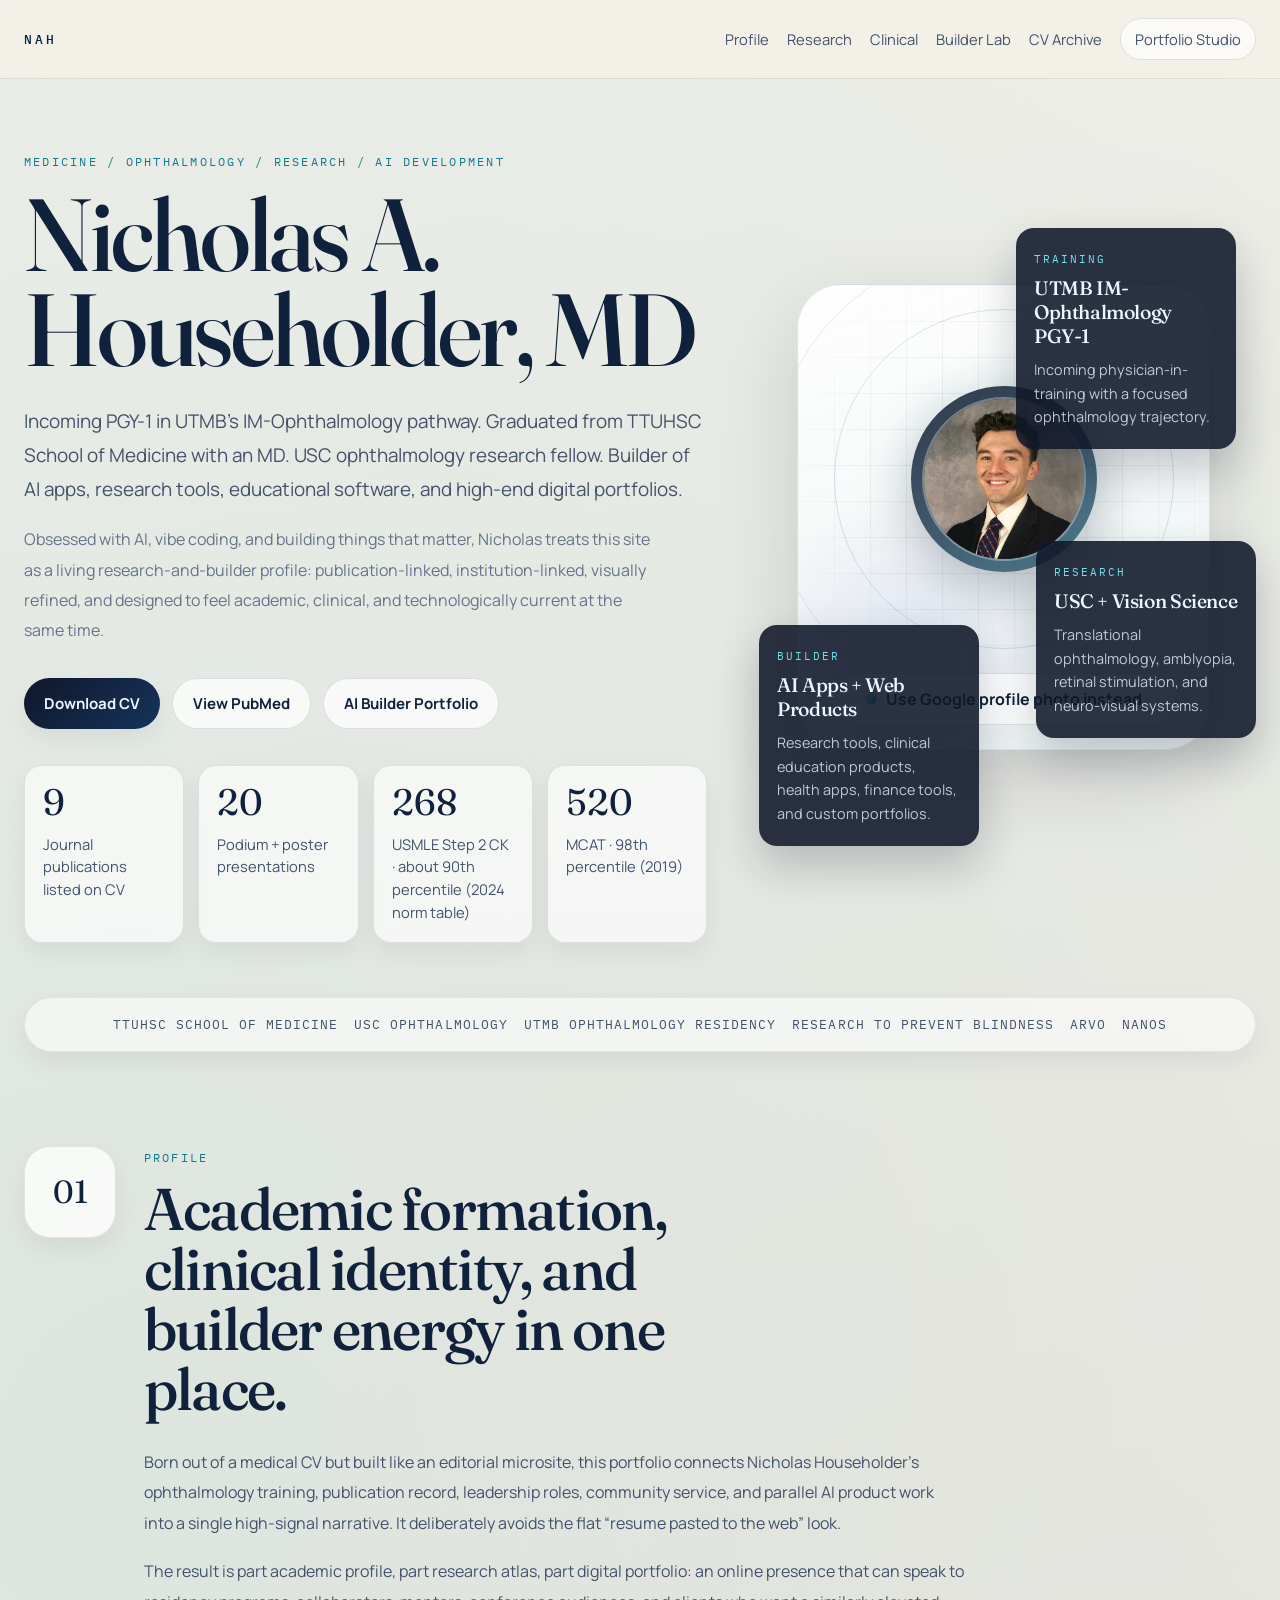
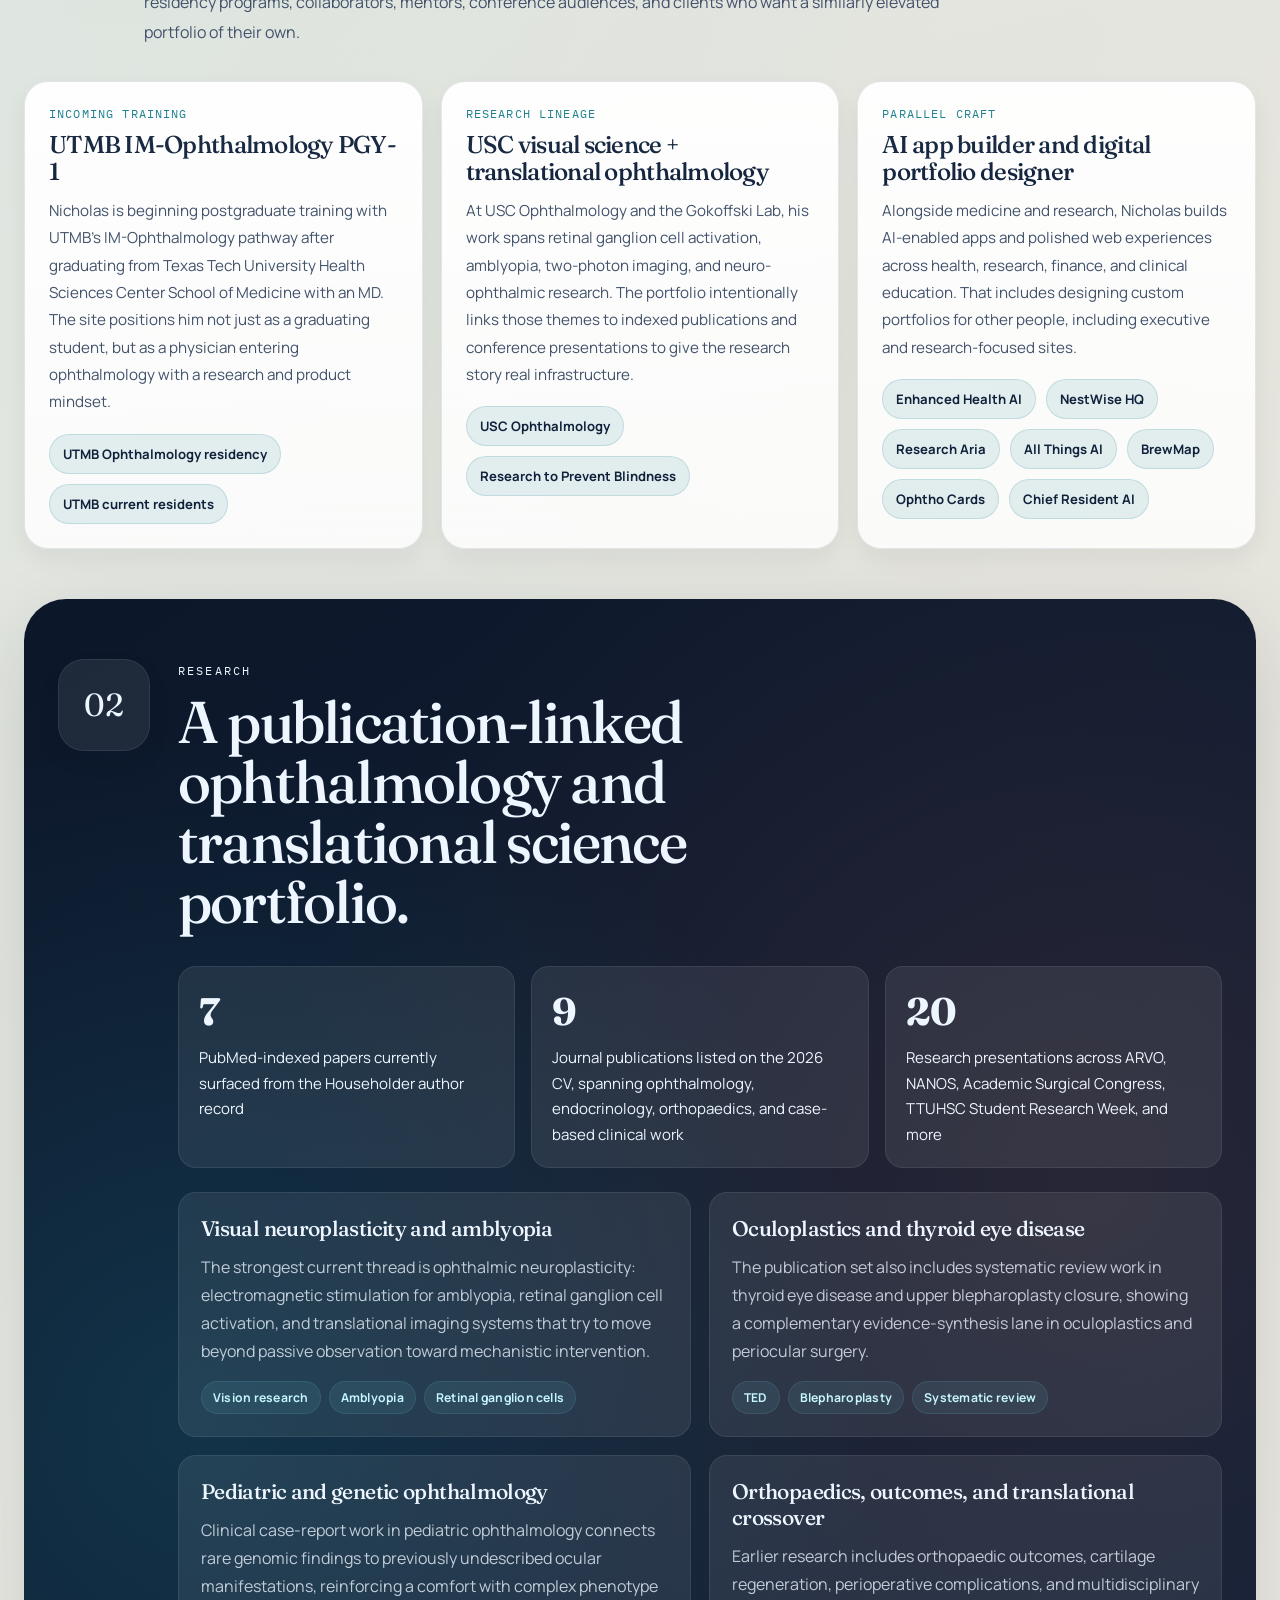
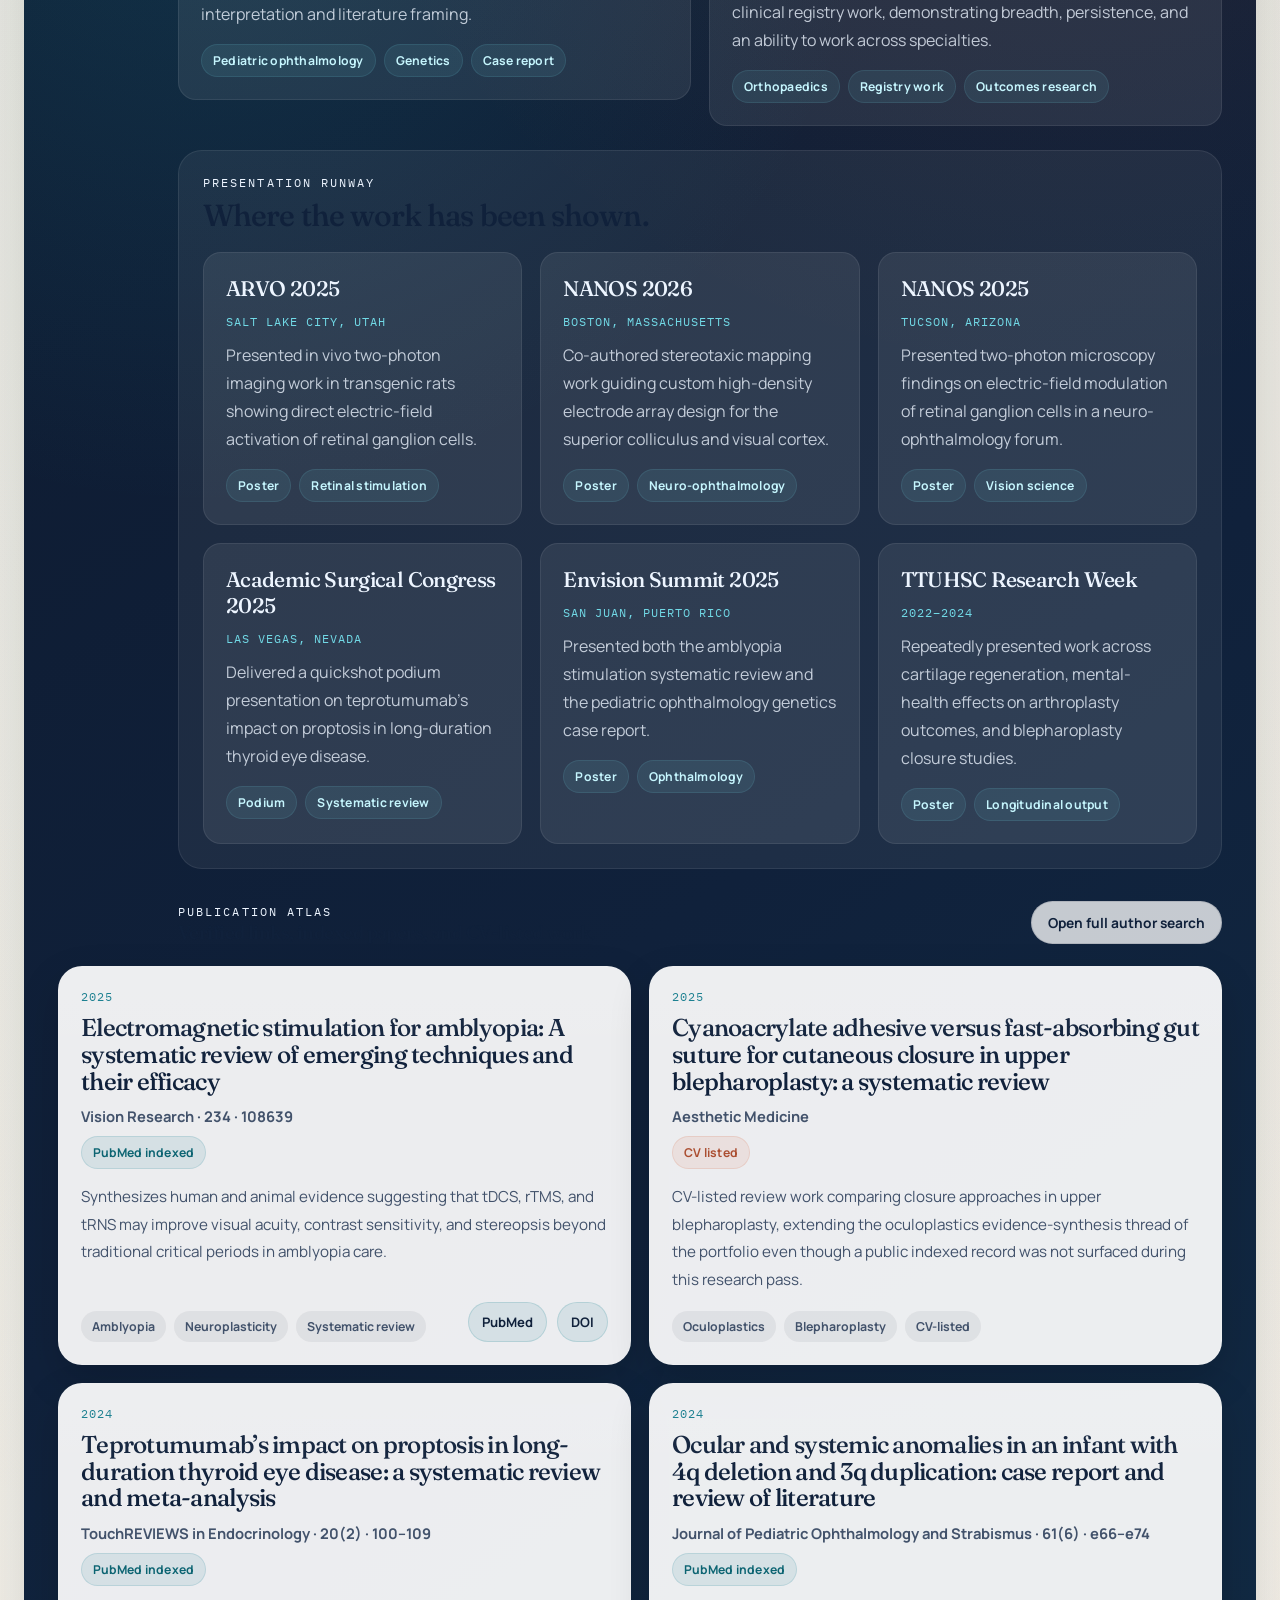
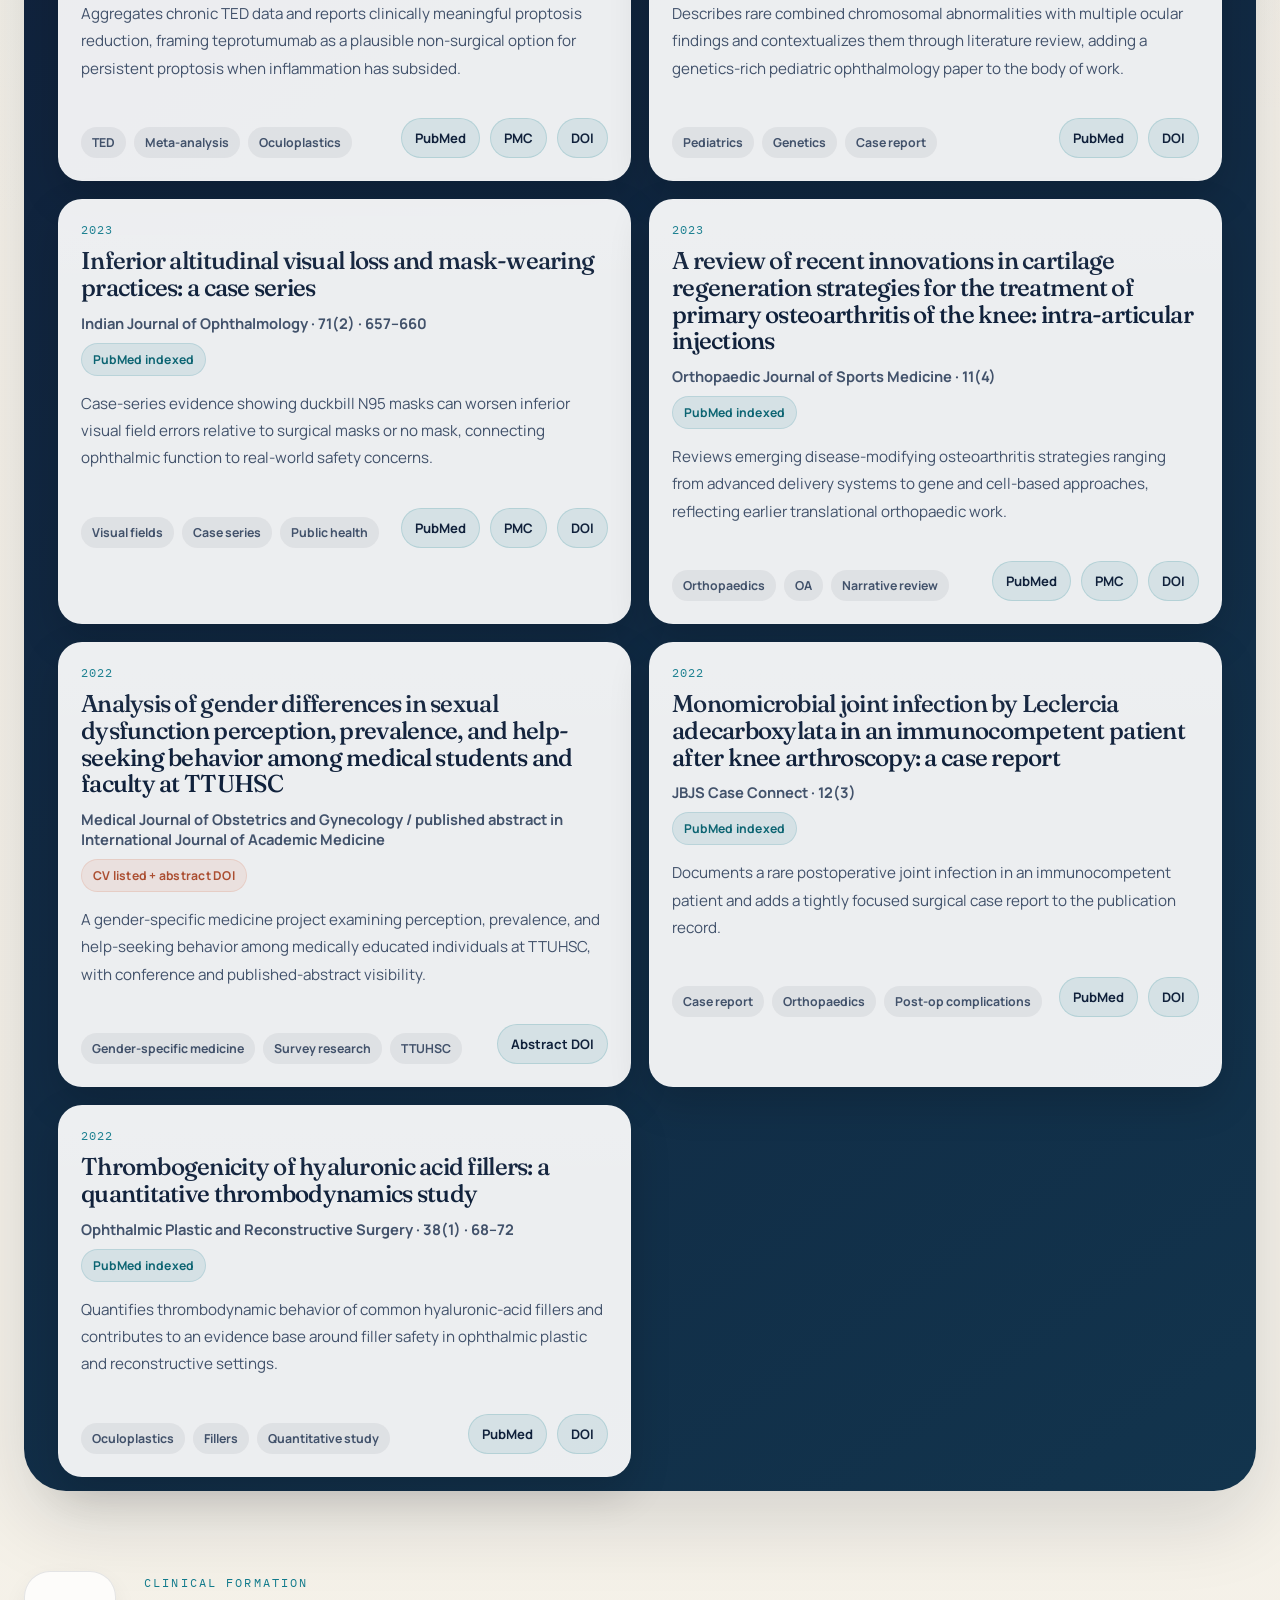
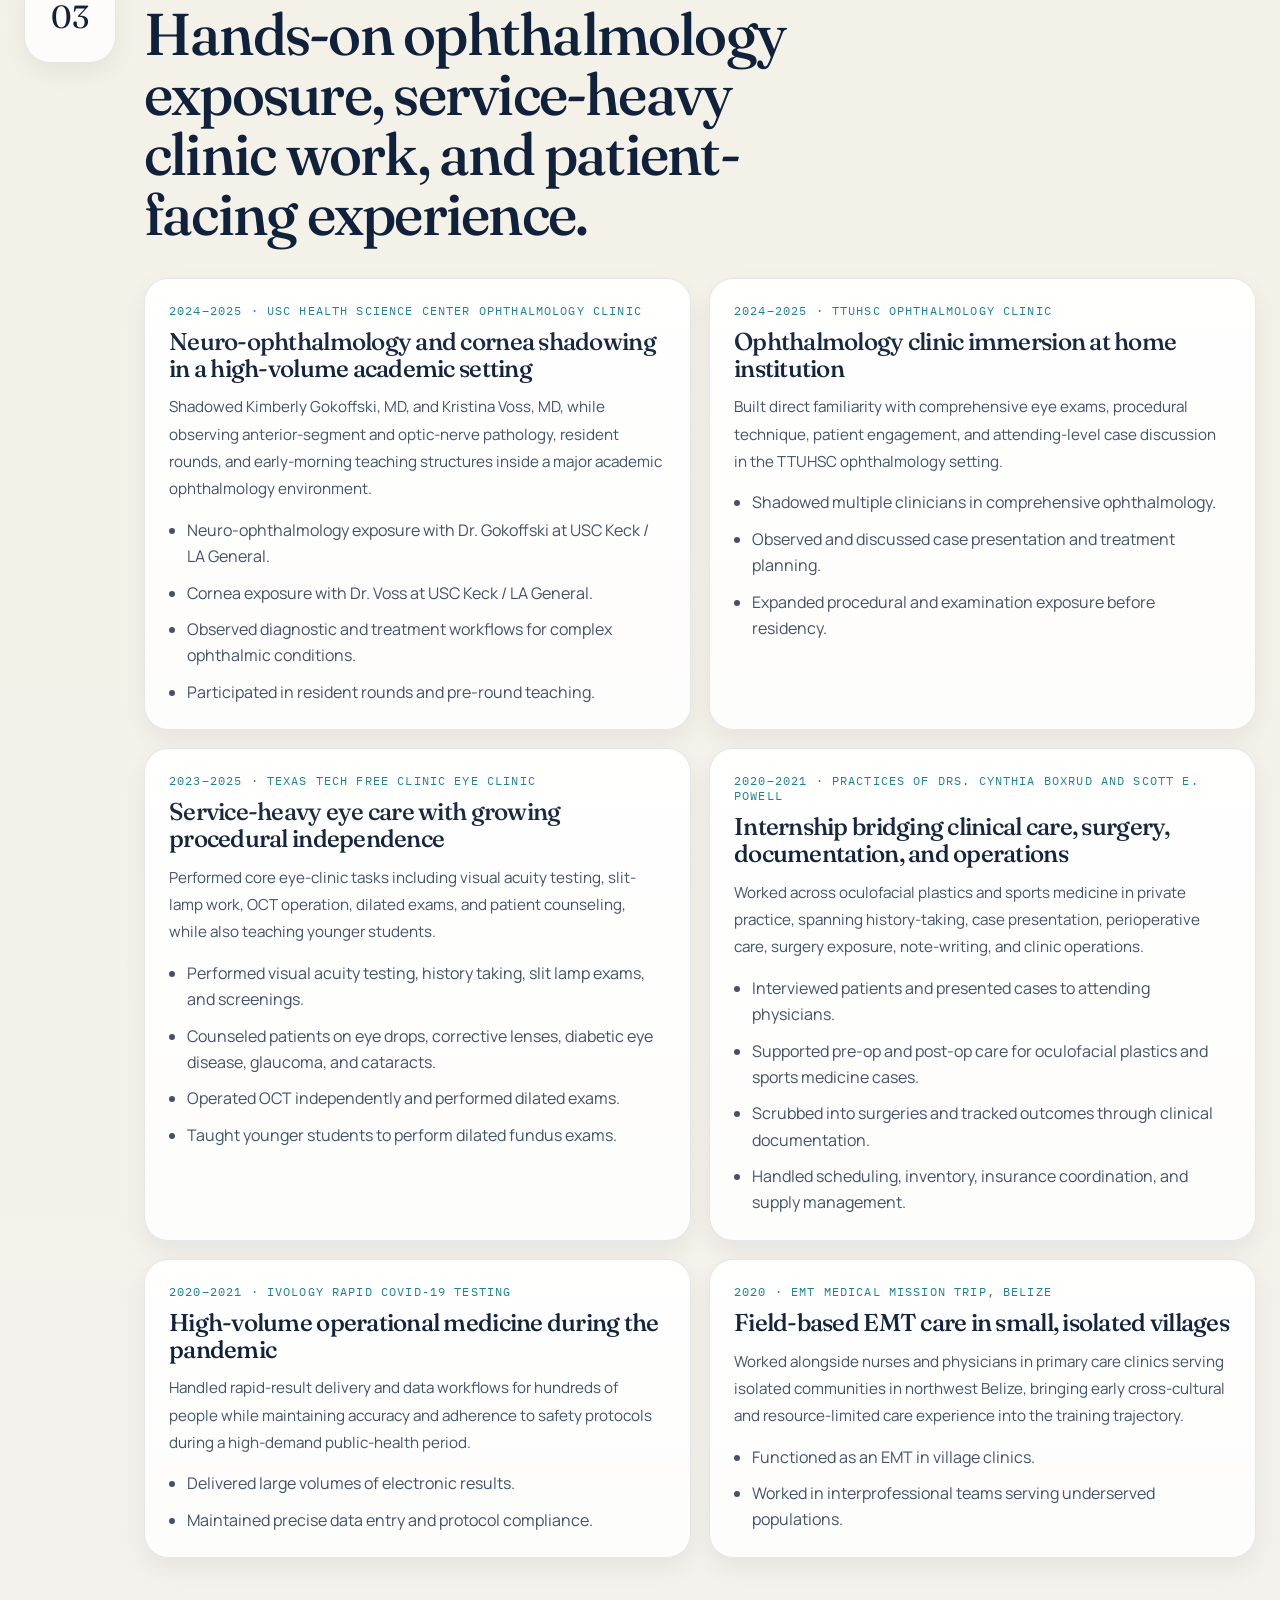
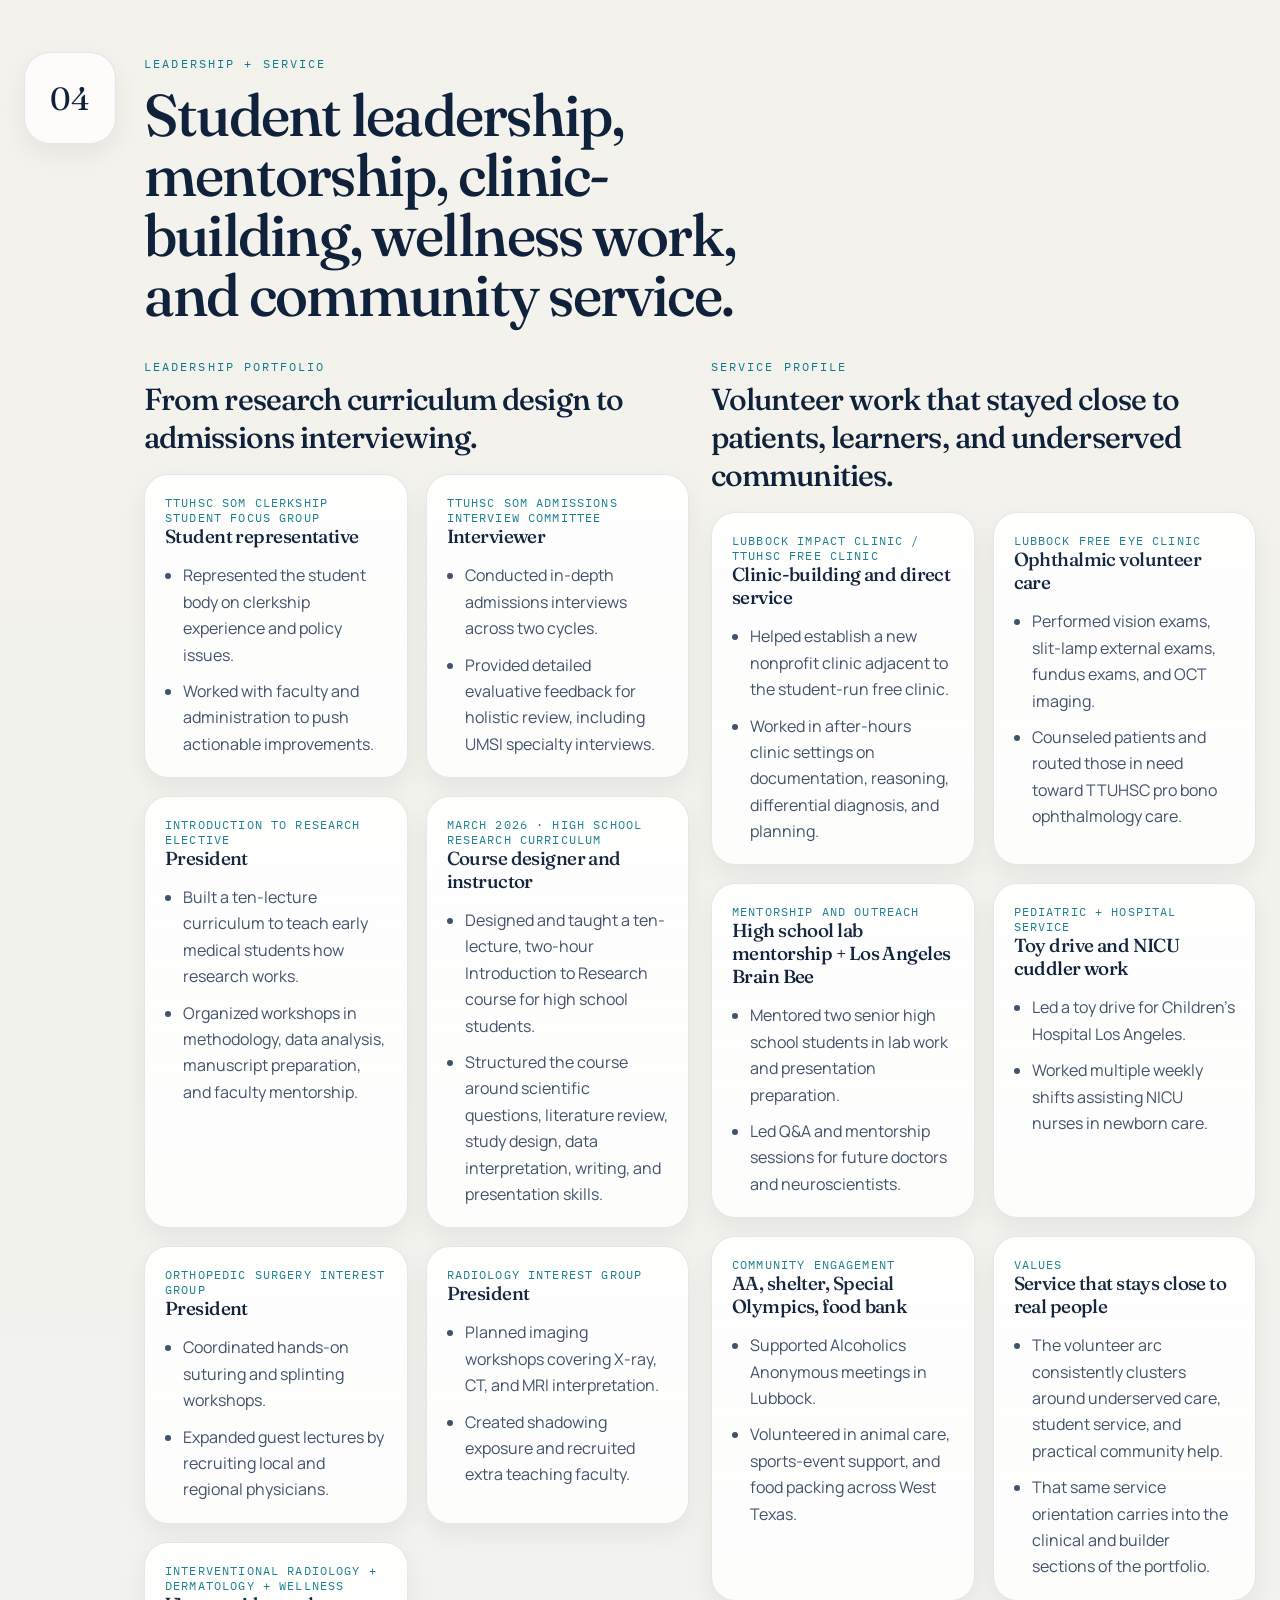
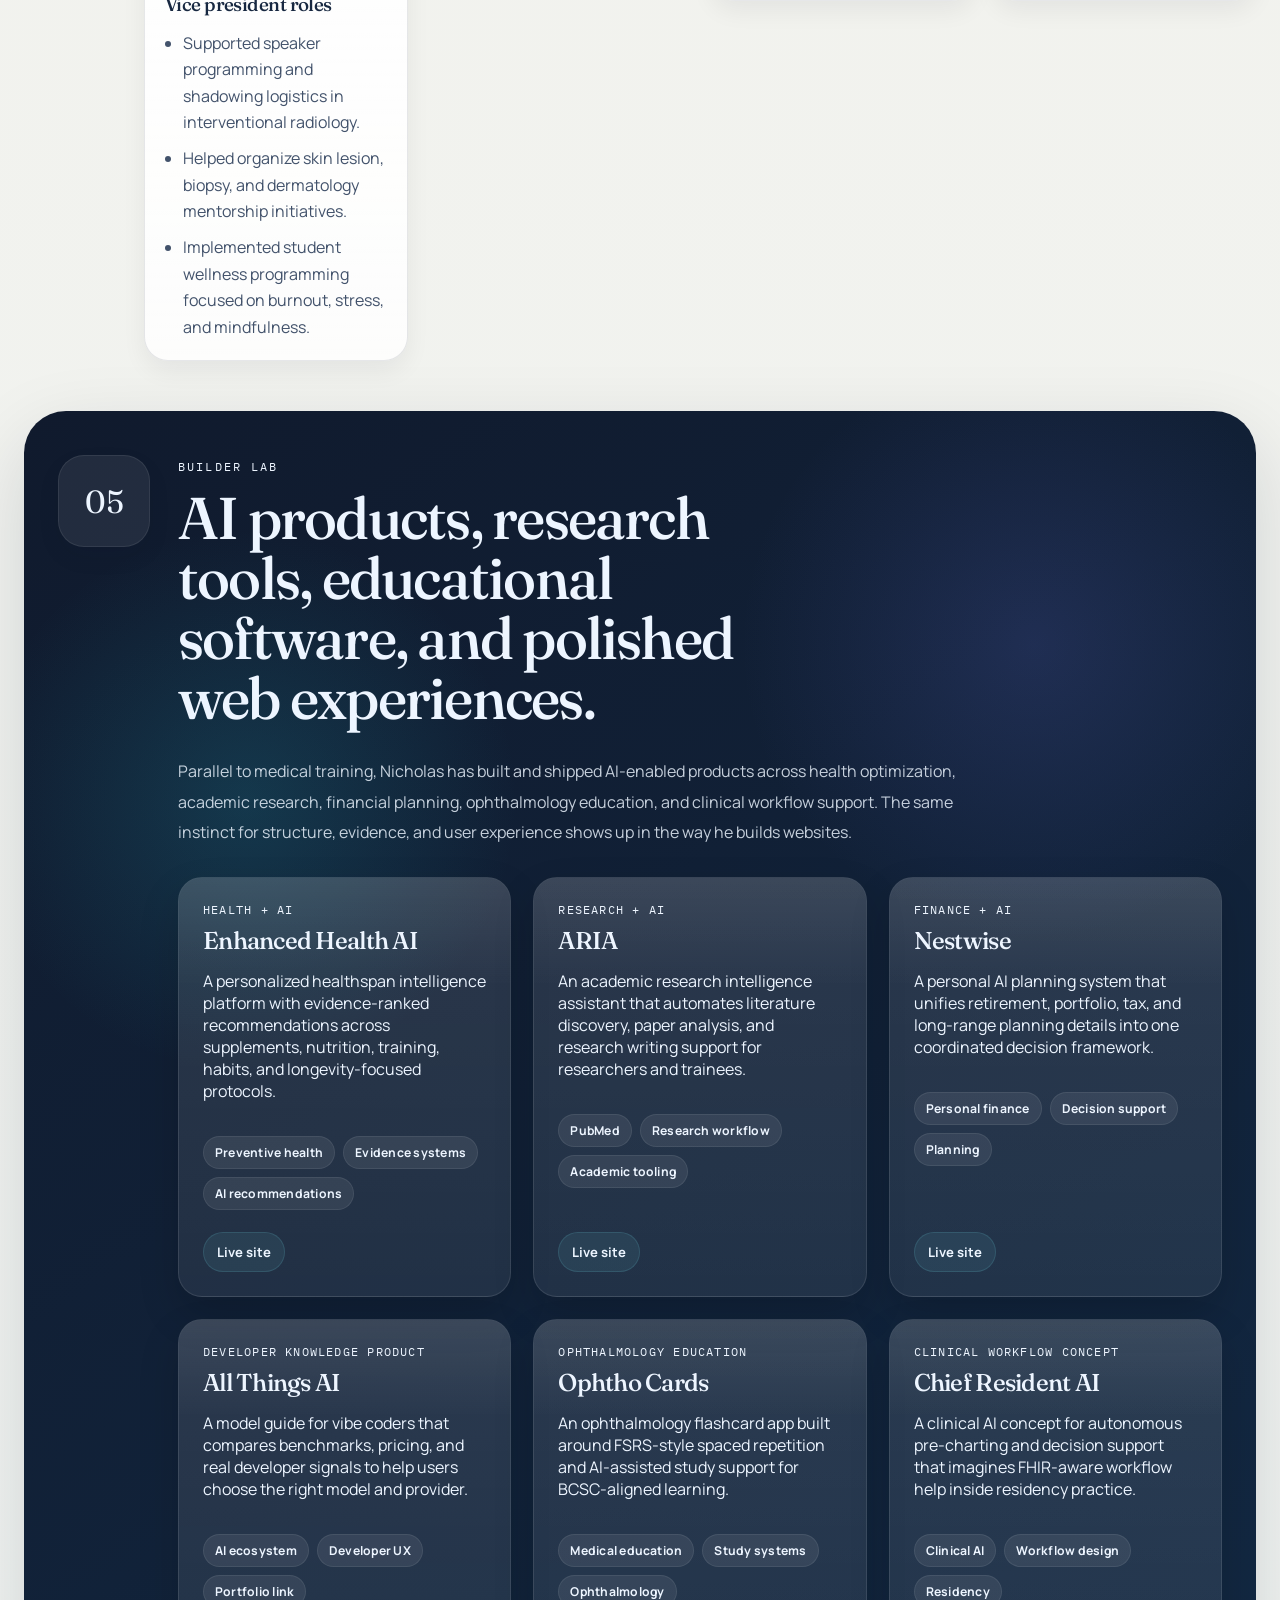
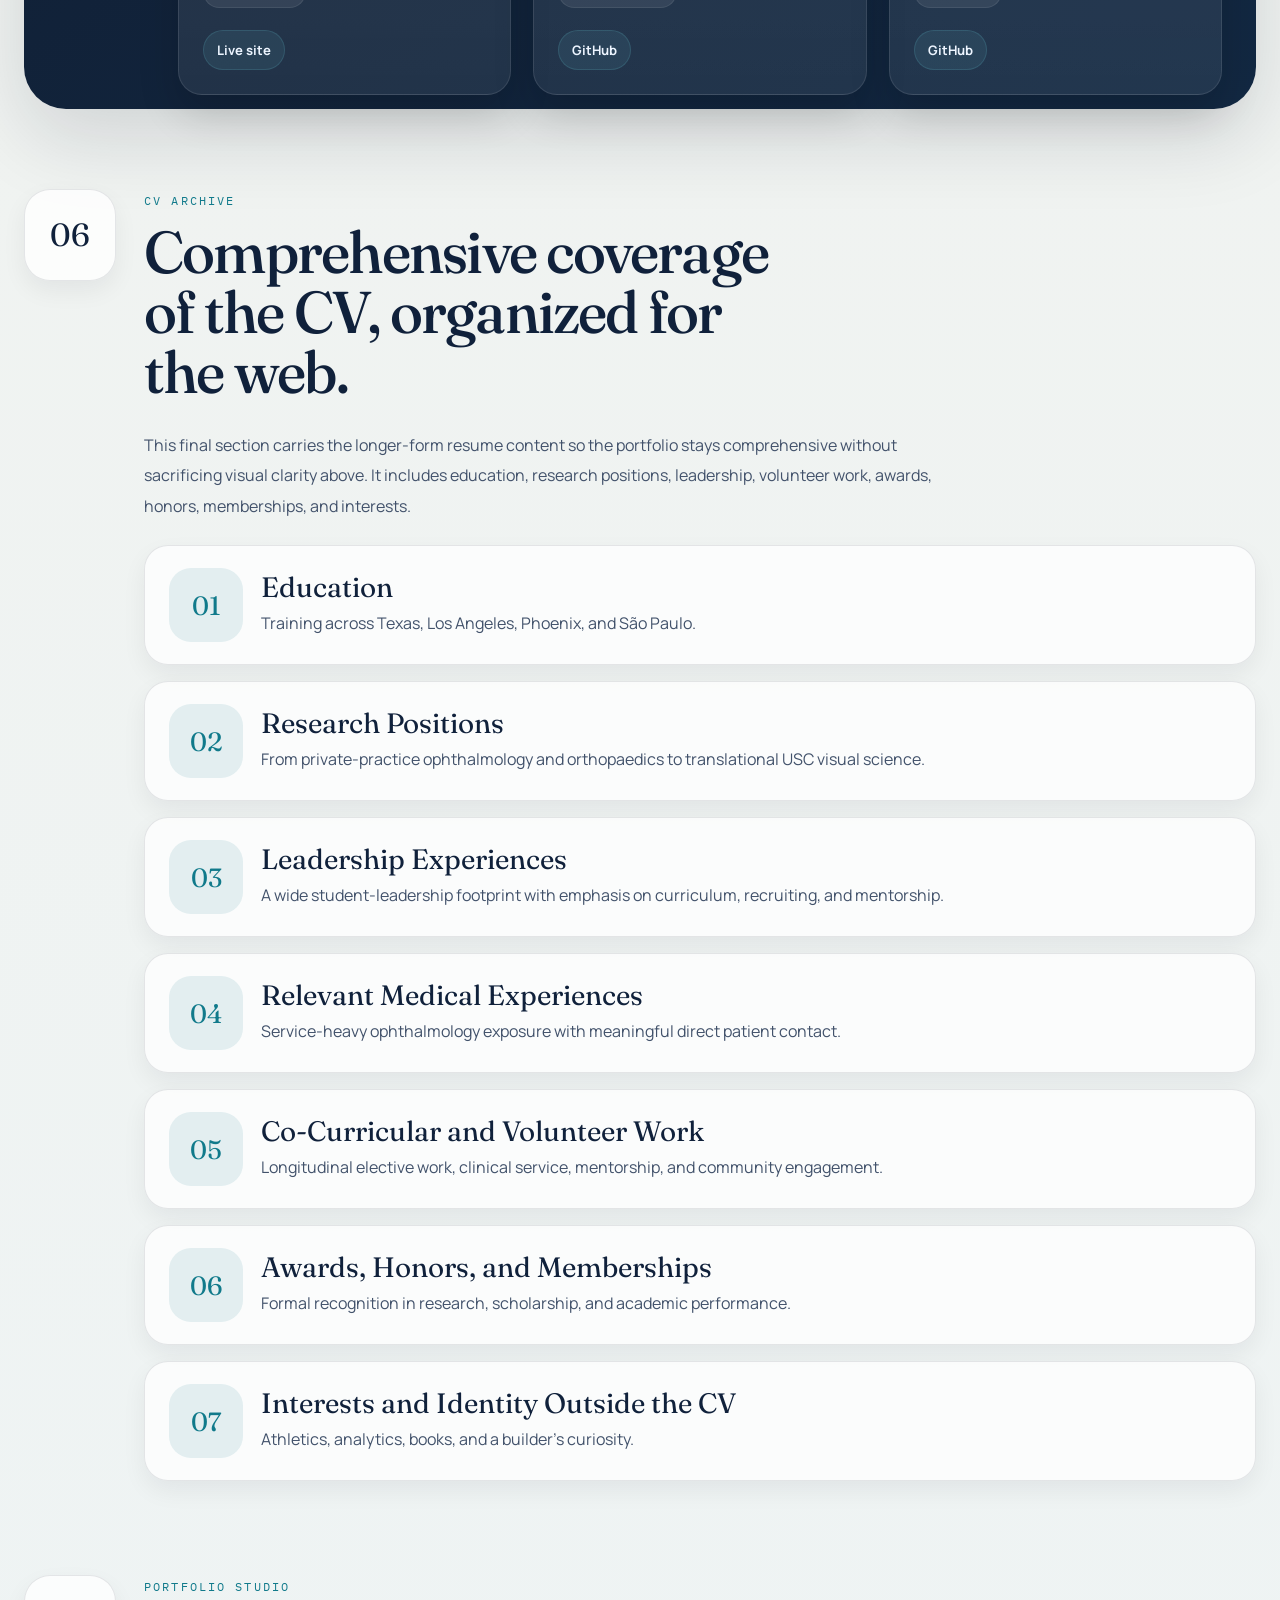
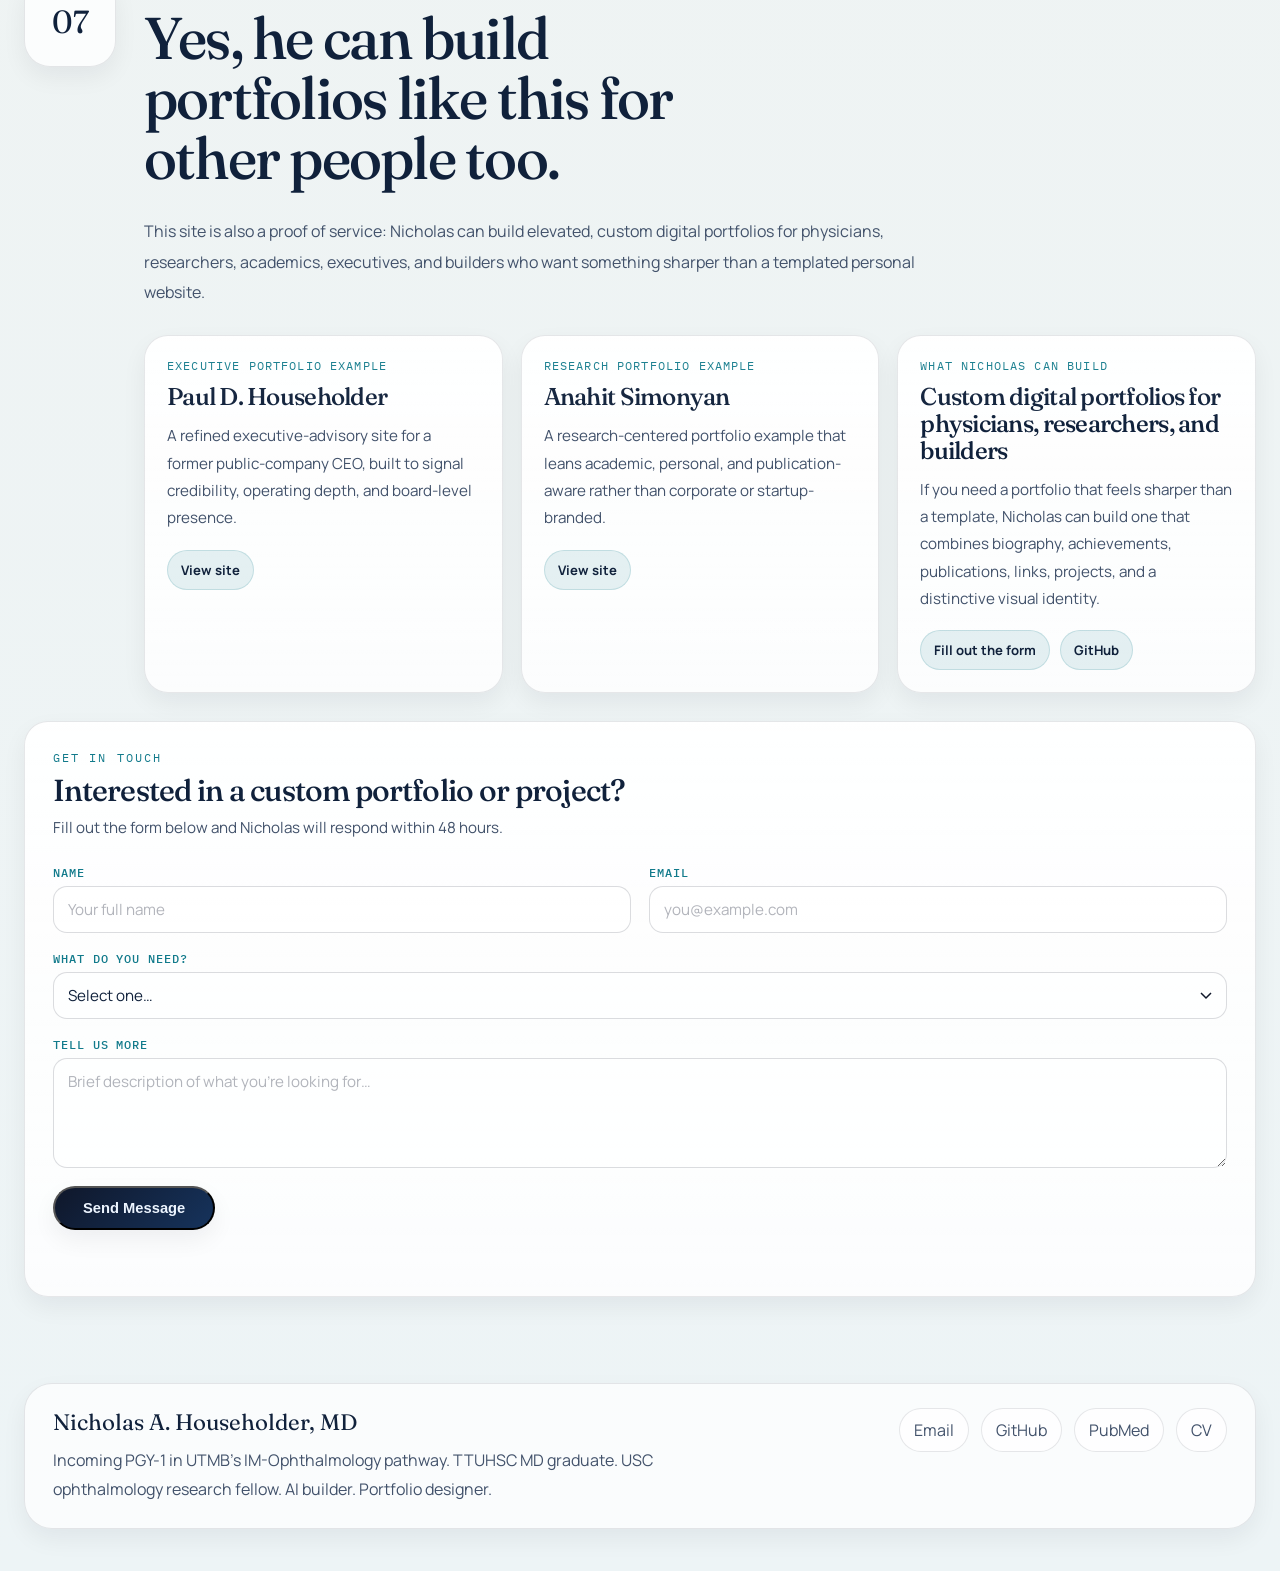
<file: index.html>
<!DOCTYPE html>
<html lang="en">
<head>
  <meta charset="UTF-8">
  <meta name="viewport" content="width=device-width, initial-scale=1.0">
  <title>Nicholas A. Householder, MD | Ophthalmology, Research, and AI Portfolio</title>
  <meta name="description" content="Digital portfolio for Nicholas A. Householder, MD: incoming UTMB IM-Ophthalmology PGY-1, TTUHSC MD graduate, USC ophthalmology research fellow, published researcher, and AI app builder.">
  <link rel="canonical" href="https://nh-academic-portfolio.pages.dev/">
  <meta property="og:title" content="Nicholas A. Householder, MD | Ophthalmology, Research, and AI Portfolio">
  <meta property="og:description" content="Incoming UTMB IM-Ophthalmology PGY-1, TTUHSC MD graduate, USC ophthalmology research fellow, and AI app builder with a publication-linked digital portfolio.">
  <meta property="og:type" content="website">
  <meta property="og:url" content="https://nh-academic-portfolio.pages.dev/">
  <meta property="og:image" content="https://nh-academic-portfolio.pages.dev/og-card.svg">
  <meta name="theme-color" content="#f5f1e8">
  <link rel="icon" type="image/svg+xml" href="data:image/svg+xml,%3Csvg xmlns='http://www.w3.org/2000/svg' viewBox='0 0 96 96'%3E%3Crect width='96' height='96' rx='22' fill='%230f172a'/%3E%3Cpath d='M24 69V27h8l32 29V27h8v42h-8L32 40v29z' fill='%23f5f1e8'/%3E%3C/svg%3E">
  <link rel="preconnect" href="https://fonts.googleapis.com">
  <link rel="preconnect" href="https://fonts.gstatic.com" crossorigin>
  <link href="https://fonts.googleapis.com/css2?family=Fraunces:opsz,wght@9..144,300;9..144,400;9..144,500;9..144,600;9..144,700&family=Manrope:wght@400;500;600;700;800&family=IBM+Plex+Mono:wght@400;500&display=swap" rel="stylesheet">
  <link rel="stylesheet" href="styles.css">
  <script src="https://accounts.google.com/gsi/client" async defer></script>
  <script defer src="app.js"></script>
  <script type="application/ld+json">
  {
    "@context": "https://schema.org",
    "@type": "Person",
    "name": "Nicholas A. Householder, MD",
    "description": "Incoming UTMB IM-Ophthalmology PGY-1, Texas Tech University Health Sciences Center MD graduate, USC ophthalmology research fellow, and AI app builder.",
    "url": "https://nh-academic-portfolio.pages.dev",
    "alumniOf": [
      {
        "@type": "CollegeOrUniversity",
        "name": "Texas Tech University Health Sciences Center School of Medicine"
      },
      {
        "@type": "CollegeOrUniversity",
        "name": "University of Southern California"
      }
    ],
    "sameAs": [
      "https://github.com/nhouseholder",
      "https://pubmed.ncbi.nlm.nih.gov/?term=Householder%20N%5BAuthor%5D",
      "https://all-things-ai.pages.dev"
    ],
    "knowsAbout": [
      "Ophthalmology",
      "Neuro-ophthalmology",
      "Clinical research",
      "Medical education",
      "AI app development",
      "Web development"
    ]
  }
  </script>
</head>
<body>
  <div class="page-shell">
    <header class="site-header">
      <div class="header-inner">
        <a class="wordmark" href="#top" aria-label="Back to top">NAH</a>
        <nav class="site-nav" aria-label="Primary">
          <a href="#profile">Profile</a>
          <a href="#research">Research</a>
          <a href="#clinical">Clinical</a>
          <a href="#builder-lab">Builder Lab</a>
          <a href="#archive">CV Archive</a>
          <a href="#studio" class="nav-pill">Portfolio Studio</a>
        </nav>
      </div>
    </header>

    <main id="top">
      <section class="hero" data-reveal>
        <div class="hero-grid">
          <div class="hero-copy">
            <div class="eyebrow">Medicine / Ophthalmology / Research / AI Development</div>
            <h1>Nicholas A. Householder, MD</h1>
            <p class="hero-lead">Incoming PGY-1 in UTMB’s IM-Ophthalmology pathway. Graduated from TTUHSC School of Medicine with an MD. USC ophthalmology research fellow. Builder of AI apps, research tools, educational software, and high-end digital portfolios.</p>
            <p class="hero-body">Obsessed with AI, vibe coding, and building things that matter, Nicholas treats this site as a living research-and-builder profile: publication-linked, institution-linked, visually refined, and designed to feel academic, clinical, and technologically current at the same time.</p>
            <div class="hero-actions">
              <a class="btn btn-primary" href="Nicholas-Householder-CV-2026.pdf" target="_blank" rel="noopener">Download CV</a>
              <a class="btn btn-secondary" href="https://pubmed.ncbi.nlm.nih.gov/?term=Householder%20N%5BAuthor%5D" target="_blank" rel="noopener">View PubMed</a>
              <a class="btn btn-secondary" href="https://all-things-ai.pages.dev" target="_blank" rel="noopener">AI Builder Portfolio</a>
            </div>
            <div class="hero-stats">
              <div class="stat-card">
                <span class="stat-value">9</span>
                <span class="stat-label">Journal publications listed on CV</span>
              </div>
              <div class="stat-card">
                <span class="stat-value">20</span>
                <span class="stat-label">Podium + poster presentations</span>
              </div>
              <div class="stat-card">
                <span class="stat-value">268</span>
                <span class="stat-label">USMLE Step 2 CK · about 90th percentile (2024 norm table)</span>
              </div>
              <div class="stat-card">
                <span class="stat-value">520</span>
                <span class="stat-label">MCAT · 98th percentile (2019)</span>
              </div>
            </div>
          </div>

          <div class="hero-visual">
            <div class="portrait-panel">
              <div class="portrait-shell">
                <div class="portrait-ring portrait-ring-a"></div>
                <div class="portrait-ring portrait-ring-b"></div>
                <div class="portrait-grid"></div>
                <div class="avatar-stage">
                  <div class="avatar-placeholder" id="avatarPlaceholder" style="display:none;">NH</div>
                  <img src="assets/headshot-sf-match-2025.jpg" alt="Nicholas Householder" class="hero-avatar" id="avatarImg" width="164" height="164">
                </div>
              </div>
              <button class="avatar-connect" id="avatarConnect" type="button" aria-label="Use Google profile photo instead">
                <span class="avatar-connect-dot"></span>
                <span>Use Google profile photo instead</span>
              </button>
            </div>

            <div class="orbital-card orbital-card-top">
              <span class="orbital-label">Training</span>
              <strong>UTMB IM-Ophthalmology PGY-1</strong>
              <p>Incoming physician-in-training with a focused ophthalmology trajectory.</p>
            </div>

            <div class="orbital-card orbital-card-right">
              <span class="orbital-label">Research</span>
              <strong>USC + Vision Science</strong>
              <p>Translational ophthalmology, amblyopia, retinal stimulation, and neuro-visual systems.</p>
            </div>

            <div class="orbital-card orbital-card-bottom">
              <span class="orbital-label">Builder</span>
              <strong>AI Apps + Web Products</strong>
              <p>Research tools, clinical education products, health apps, finance tools, and custom portfolios.</p>
            </div>
          </div>
        </div>
      </section>

      <section class="institution-rail" data-reveal>
        <a href="https://www.ttuhsc.edu/medicine/" target="_blank" rel="noopener">TTUHSC School of Medicine</a>
        <a href="https://keck.usc.edu/ophthalmology/" target="_blank" rel="noopener">USC Ophthalmology</a>
        <a href="https://www.utmb.edu/ovs/education/residency-program/" target="_blank" rel="noopener">UTMB Ophthalmology Residency</a>
        <a href="https://www.rpbusa.org/" target="_blank" rel="noopener">Research to Prevent Blindness</a>
        <a href="https://www.arvo.org/" target="_blank" rel="noopener">ARVO</a>
        <a href="https://www.nanosweb.org/" target="_blank" rel="noopener">NANOS</a>
      </section>

      <section class="chapter chapter-light" id="profile" data-reveal>
        <div class="section-head">
          <span class="section-index">01</span>
          <div>
            <p class="section-kicker">Profile</p>
            <h2>Academic formation, clinical identity, and builder energy in one place.</h2>
          </div>
        </div>
        <div class="profile-intro">
          <p>Born out of a medical CV but built like an editorial microsite, this portfolio connects Nicholas Householder’s ophthalmology training, publication record, leadership roles, community service, and parallel AI product work into a single high-signal narrative. It deliberately avoids the flat “resume pasted to the web” look.</p>
          <p>The result is part academic profile, part research atlas, part digital portfolio: an online presence that can speak to residency programs, collaborators, mentors, conference audiences, and clients who want a similarly elevated portfolio of their own.</p>
        </div>
        <div class="profile-grid" id="profileGrid"></div>
      </section>

      <section class="chapter chapter-dark" id="research" data-reveal>
        <div class="section-head">
          <span class="section-index">02</span>
          <div>
            <p class="section-kicker">Research</p>
            <h2>A publication-linked ophthalmology and translational science portfolio.</h2>
          </div>
        </div>

        <div class="research-topline">
          <div class="research-badge">
            <strong>7</strong>
            <span>PubMed-indexed papers currently surfaced from the Householder author record</span>
          </div>
          <div class="research-badge">
            <strong>9</strong>
            <span>Journal publications listed on the 2026 CV, spanning ophthalmology, endocrinology, orthopaedics, and case-based clinical work</span>
          </div>
          <div class="research-badge">
            <strong>20</strong>
            <span>Research presentations across ARVO, NANOS, Academic Surgical Congress, TTUHSC Student Research Week, and more</span>
          </div>
        </div>

        <div class="research-layout">
          <div class="theme-grid" id="researchThemeGrid"></div>
          <div class="conference-panel">
            <div class="panel-head">
              <span class="panel-label">Presentation runway</span>
              <h3>Where the work has been shown.</h3>
            </div>
            <div class="conference-grid" id="conferenceGrid"></div>
          </div>
        </div>

        <div class="publication-toolbar">
          <div>
            <span class="panel-label">Publication atlas</span>
            <h3>Verified links, indexed papers, and CV-listed work.</h3>
          </div>
          <a class="btn btn-secondary btn-compact" href="https://pubmed.ncbi.nlm.nih.gov/?term=Householder%20N%5BAuthor%5D" target="_blank" rel="noopener">Open full author search</a>
        </div>
        <div class="publication-grid" id="publicationGrid"></div>
      </section>

      <section class="chapter chapter-light" id="clinical" data-reveal>
        <div class="section-head">
          <span class="section-index">03</span>
          <div>
            <p class="section-kicker">Clinical Formation</p>
            <h2>Hands-on ophthalmology exposure, service-heavy clinic work, and patient-facing experience.</h2>
          </div>
        </div>
        <div class="timeline-grid" id="clinicalGrid"></div>
      </section>

      <section class="chapter chapter-tint" id="leadership" data-reveal>
        <div class="section-head">
          <span class="section-index">04</span>
          <div>
            <p class="section-kicker">Leadership + Service</p>
            <h2>Student leadership, mentorship, clinic-building, wellness work, and community service.</h2>
          </div>
        </div>

        <div class="dual-grid">
          <div>
            <div class="panel-head">
              <span class="panel-label">Leadership portfolio</span>
              <h3>From research curriculum design to admissions interviewing.</h3>
            </div>
            <div class="mini-card-grid" id="leadershipGrid"></div>
          </div>
          <div>
            <div class="panel-head">
              <span class="panel-label">Service profile</span>
              <h3>Volunteer work that stayed close to patients, learners, and underserved communities.</h3>
            </div>
            <div class="mini-card-grid" id="serviceGrid"></div>
          </div>
        </div>
      </section>

      <section class="chapter builder-section" id="builder-lab" data-reveal>
        <div class="section-head">
          <span class="section-index">05</span>
          <div>
            <p class="section-kicker">Builder Lab</p>
            <h2>AI products, research tools, educational software, and polished web experiences.</h2>
          </div>
        </div>
        <div class="builder-copy">
          <p>Parallel to medical training, Nicholas has built and shipped AI-enabled products across health optimization, academic research, financial planning, ophthalmology education, and clinical workflow support. The same instinct for structure, evidence, and user experience shows up in the way he builds websites.</p>
        </div>
        <div class="builder-grid" id="builderGrid"></div>
      </section>

      <section class="chapter chapter-archive" id="archive" data-reveal>
        <div class="section-head">
          <span class="section-index">06</span>
          <div>
            <p class="section-kicker">CV Archive</p>
            <h2>Comprehensive coverage of the CV, organized for the web.</h2>
          </div>
        </div>
        <div class="archive-intro">
          <p>This final section carries the longer-form resume content so the portfolio stays comprehensive without sacrificing visual clarity above. It includes education, research positions, leadership, volunteer work, awards, honors, memberships, and interests.</p>
        </div>
        <div class="archive-root" id="archiveRoot"></div>
      </section>

      <section class="chapter chapter-light" id="studio" data-reveal>
        <div class="section-head">
          <span class="section-index">07</span>
          <div>
            <p class="section-kicker">Portfolio Studio</p>
            <h2>Yes, he can build portfolios like this for other people too.</h2>
          </div>
        </div>
        <div class="studio-intro">
          <p>This site is also a proof of service: Nicholas can build elevated, custom digital portfolios for physicians, researchers, academics, executives, and builders who want something sharper than a templated personal website.</p>
        </div>
        <div class="studio-grid" id="studioGrid"></div>

        <div class="contact-panel" data-reveal>
          <div class="contact-head">
            <span class="panel-label">Get in touch</span>
            <h3>Interested in a custom portfolio or project?</h3>
            <p>Fill out the form below and Nicholas will respond within 48 hours.</p>
          </div>
          <form class="contact-form" id="contactForm" action="https://formspree.io/f/xpqobwlg" method="POST">
            <div class="form-row">
              <div class="form-group">
                <label for="contactName">Name</label>
                <input type="text" id="contactName" name="name" required placeholder="Your full name">
              </div>
              <div class="form-group">
                <label for="contactEmail">Email</label>
                <input type="email" id="contactEmail" name="email" required placeholder="you@example.com">
              </div>
            </div>
            <div class="form-group">
              <label for="contactType">What do you need?</label>
              <select id="contactType" name="type" required>
                <option value="" disabled selected>Select one…</option>
                <option value="physician-portfolio">Physician / Researcher Portfolio</option>
                <option value="executive-portfolio">Executive / Advisory Portfolio</option>
                <option value="student-portfolio">Student / Trainee Portfolio</option>
                <option value="ai-product">AI Product or Web App</option>
                <option value="other">Something else</option>
              </select>
            </div>
            <div class="form-group">
              <label for="contactMessage">Tell us more</label>
              <textarea id="contactMessage" name="message" rows="4" required placeholder="Brief description of what you're looking for…"></textarea>
            </div>
            <button type="submit" class="btn btn-primary">Send Message</button>
            <p class="form-status" id="formStatus"></p>
          </form>
        </div>
      </section>
    </main>

    <footer class="site-footer" data-reveal>
      <div class="footer-inner">
        <div>
          <p class="footer-title">Nicholas A. Householder, MD</p>
          <p class="footer-copy">Incoming PGY-1 in UTMB’s IM-Ophthalmology pathway. TTUHSC MD graduate. USC ophthalmology research fellow. AI builder. Portfolio designer.</p>
        </div>
        <div class="footer-links">
          <a href="mailto:nikhouseholdr@gmail.com">Email</a>
          <a href="https://github.com/nhouseholder" target="_blank" rel="noopener">GitHub</a>
          <a href="https://pubmed.ncbi.nlm.nih.gov/?term=Householder%20N%5BAuthor%5D" target="_blank" rel="noopener">PubMed</a>
          <a href="Nicholas-Householder-CV-2026.pdf" target="_blank" rel="noopener">CV</a>
        </div>
      </div>
    </footer>
  </div>
</body>
</html>
</file>
<file: styles.css>
:root {
  --bg: #f5f1e8;
  --bg-soft: #fbf8f2;
  --bg-tint: #eef6f7;
  --bg-ink: #0f172a;
  --surface: rgba(255, 255, 255, 0.72);
  --surface-strong: rgba(255, 255, 255, 0.88);
  --surface-dark: rgba(12, 23, 42, 0.72);
  --line: rgba(15, 23, 42, 0.12);
  --line-strong: rgba(15, 23, 42, 0.2);
  --text: #10213b;
  --text-soft: #42526b;
  --text-muted: #66748a;
  --text-inverse: #edf5ff;
  --accent: #117a8b;
  --accent-2: #23a2b5;
  --accent-warm: #d76b47;
  --accent-violet: #5b66c6;
  --shadow-xl: 0 28px 80px rgba(15, 23, 42, 0.14);
  --shadow-lg: 0 18px 50px rgba(15, 23, 42, 0.11);
  --shadow-sm: 0 10px 24px rgba(15, 23, 42, 0.06);
  --display: "Fraunces", serif;
  --body: "Manrope", sans-serif;
  --mono: "IBM Plex Mono", monospace;
  --radius-xl: 36px;
  --radius-lg: 24px;
  --radius-md: 18px;
  --radius-sm: 14px;
  --site-width: min(1240px, calc(100vw - 48px));
}

*,
*::before,
*::after {
  box-sizing: border-box;
}

html {
  scroll-behavior: smooth;
  font-size: 16px;
  -webkit-font-smoothing: antialiased;
  -moz-osx-font-smoothing: grayscale;
}

body {
  margin: 0;
  font-family: var(--body);
  color: var(--text);
  background:
    radial-gradient(circle at 10% 10%, rgba(35, 162, 181, 0.12), transparent 28%),
    radial-gradient(circle at 88% 14%, rgba(215, 107, 71, 0.08), transparent 24%),
    linear-gradient(180deg, #faf6ef 0%, #f5f1e8 42%, #edf4f6 100%);
  min-height: 100vh;
}

a {
  color: inherit;
}

img {
  max-width: 100%;
  display: block;
}

button,
a {
  -webkit-tap-highlight-color: transparent;
}

::selection {
  background: rgba(17, 122, 139, 0.18);
  color: var(--text);
}

.page-shell {
  position: relative;
  overflow-x: clip;
}

.site-header {
  position: sticky;
  top: 0;
  z-index: 30;
  backdrop-filter: blur(24px) saturate(1.25);
  -webkit-backdrop-filter: blur(24px) saturate(1.25);
  background: rgba(245, 241, 232, 0.72);
  border-bottom: 1px solid rgba(15, 23, 42, 0.08);
}

.header-inner,
.footer-inner,
.hero-grid,
.institution-rail,
.chapter,
.site-footer {
  width: var(--site-width);
  margin: 0 auto;
}

.header-inner {
  display: flex;
  justify-content: space-between;
  align-items: center;
  gap: 24px;
  padding: 18px 0;
}

.wordmark {
  font-family: var(--mono);
  font-size: 0.82rem;
  font-weight: 500;
  letter-spacing: 0.22em;
  text-decoration: none;
  color: var(--text);
}

.site-nav {
  display: flex;
  align-items: center;
  gap: 18px;
  flex-wrap: wrap;
}

.site-nav a {
  text-decoration: none;
  color: var(--text-soft);
  font-size: 0.92rem;
  transition: color 0.22s ease, transform 0.22s ease;
}

.site-nav a:hover,
.site-nav a:focus-visible,
.footer-links a:hover,
.footer-links a:focus-visible,
.institution-rail a:hover,
.institution-rail a:focus-visible {
  color: var(--text);
}

.nav-pill {
  padding: 10px 14px;
  border-radius: 999px;
  border: 1px solid rgba(15, 23, 42, 0.12);
  background: rgba(255, 255, 255, 0.66);
}

.hero {
  padding: 74px 0 28px;
}

.hero-grid {
  display: grid;
  grid-template-columns: minmax(0, 1.15fr) minmax(360px, 0.85fr);
  gap: 44px;
  align-items: center;
}

.hero-copy {
  position: relative;
  z-index: 1;
}

.eyebrow,
.section-kicker,
.panel-label,
.orbital-label {
  font-family: var(--mono);
  text-transform: uppercase;
  letter-spacing: 0.18em;
}

.eyebrow {
  font-size: 0.78rem;
  color: var(--accent);
  margin-bottom: 18px;
}

h1,
h2,
h3,
h4 {
  margin: 0;
  font-family: var(--display);
  font-weight: 500;
  letter-spacing: -0.03em;
}

h1 {
  font-size: clamp(3.3rem, 8vw, 6.4rem);
  line-height: 0.93;
  max-width: 11ch;
}

.hero-lead {
  margin: 28px 0 0;
  font-size: 1.18rem;
  line-height: 1.78;
  max-width: 60ch;
  color: var(--text-soft);
}

.hero-body {
  margin: 18px 0 0;
  font-size: 1rem;
  line-height: 1.9;
  max-width: 64ch;
  color: var(--text-muted);
}

.hero-actions {
  display: flex;
  flex-wrap: wrap;
  gap: 12px;
  margin-top: 32px;
}

.btn {
  display: inline-flex;
  align-items: center;
  justify-content: center;
  gap: 10px;
  border-radius: 999px;
  padding: 14px 20px;
  text-decoration: none;
  font-weight: 700;
  font-size: 0.94rem;
  transition: transform 0.22s ease, box-shadow 0.22s ease, border-color 0.22s ease, background 0.22s ease;
}

.btn:hover,
.btn:focus-visible,
.avatar-connect:hover,
.avatar-connect:focus-visible {
  transform: translateY(-2px);
}

.btn-primary {
  background: linear-gradient(135deg, #0f172a 0%, #16335c 100%);
  color: var(--text-inverse);
  box-shadow: var(--shadow-sm);
}

.btn-secondary {
  background: rgba(255, 255, 255, 0.76);
  color: var(--text);
  border: 1px solid rgba(15, 23, 42, 0.12);
}

.btn-compact {
  padding: 11px 16px;
  font-size: 0.86rem;
}

.hero-stats {
  margin-top: 36px;
  display: grid;
  grid-template-columns: repeat(4, minmax(0, 1fr));
  gap: 14px;
}

.stat-card {
  border: 1px solid rgba(15, 23, 42, 0.1);
  background: rgba(255, 255, 255, 0.65);
  border-radius: var(--radius-md);
  padding: 18px;
  min-height: 132px;
  box-shadow: var(--shadow-sm);
}

.stat-value {
  display: block;
  font-family: var(--display);
  font-size: 2.3rem;
  line-height: 1;
}

.stat-label {
  display: block;
  margin-top: 12px;
  color: var(--text-soft);
  font-size: 0.92rem;
  line-height: 1.55;
}

.hero-visual {
  position: relative;
  min-height: 640px;
}

.portrait-panel {
  position: absolute;
  inset: 56px 46px 118px 46px;
  border-radius: 44px;
  overflow: hidden;
  background:
    radial-gradient(circle at 50% 40%, rgba(35, 162, 181, 0.12), transparent 36%),
    radial-gradient(circle at 25% 78%, rgba(91, 102, 198, 0.12), transparent 32%),
    linear-gradient(160deg, rgba(255, 255, 255, 0.94), rgba(237, 244, 246, 0.84));
  border: 1px solid rgba(15, 23, 42, 0.1);
  box-shadow: var(--shadow-xl);
}

.portrait-shell {
  position: relative;
  width: 100%;
  height: calc(100% - 76px);
  display: grid;
  place-items: center;
  overflow: hidden;
}

.portrait-grid,
.portrait-ring,
.avatar-stage {
  position: absolute;
}

.portrait-grid {
  inset: 0;
  background-image:
    linear-gradient(rgba(15, 23, 42, 0.07) 1px, transparent 1px),
    linear-gradient(90deg, rgba(15, 23, 42, 0.07) 1px, transparent 1px);
  background-size: 36px 36px;
  mask-image: radial-gradient(circle at center, #000 0%, rgba(0, 0, 0, 0.7) 50%, transparent 86%);
}

.portrait-ring {
  border-radius: 50%;
  border: 1px solid rgba(17, 122, 139, 0.18);
  left: 50%;
  top: 50%;
  transform: translate(-50%, -50%);
}

.portrait-ring-a {
  width: 340px;
  height: 340px;
}

.portrait-ring-b {
  width: 470px;
  height: 470px;
  border-color: rgba(91, 102, 198, 0.14);
}

.avatar-stage {
  width: 186px;
  height: 186px;
  left: 50%;
  top: 50%;
  transform: translate(-50%, -50%);
  border-radius: 50%;
  padding: 11px;
  background: linear-gradient(145deg, rgba(15, 23, 42, 0.86), rgba(20, 80, 105, 0.72));
  box-shadow: 0 18px 52px rgba(15, 23, 42, 0.25);
}

.avatar-placeholder,
.hero-avatar {
  width: 100%;
  height: 100%;
  border-radius: 50%;
}

.avatar-placeholder {
  display: grid;
  place-items: center;
  color: rgba(245, 241, 232, 0.92);
  font-family: var(--display);
  font-size: 3.15rem;
  background:
    radial-gradient(circle at 30% 30%, rgba(35, 162, 181, 0.35), transparent 35%),
    linear-gradient(145deg, #0f172a 0%, #18324a 100%);
}

.hero-avatar {
  object-fit: cover;
  border: 2px solid rgba(255, 255, 255, 0.32);
}

.avatar-connect {
  position: absolute;
  left: 32px;
  right: 32px;
  bottom: 24px;
  display: inline-flex;
  align-items: center;
  justify-content: center;
  gap: 10px;
  padding: 14px 18px;
  border: 1px solid rgba(15, 23, 42, 0.12);
  border-radius: 999px;
  background: rgba(255, 255, 255, 0.82);
  color: var(--text);
  font: inherit;
  font-weight: 700;
  cursor: pointer;
  transition: transform 0.22s ease, box-shadow 0.22s ease, border-color 0.22s ease;
}

.avatar-connect-dot {
  width: 10px;
  height: 10px;
  border-radius: 50%;
  background: radial-gradient(circle at 35% 35%, #7df3ff, #117a8b);
  box-shadow: 0 0 12px rgba(35, 162, 181, 0.6);
}

.orbital-card {
  position: absolute;
  max-width: 220px;
  padding: 18px 18px 20px;
  border-radius: var(--radius-md);
  background: rgba(15, 23, 42, 0.88);
  color: var(--text-inverse);
  box-shadow: 0 20px 44px rgba(15, 23, 42, 0.22);
}

.orbital-card strong {
  display: block;
  margin-top: 8px;
  font-family: var(--display);
  font-size: 1.22rem;
  font-weight: 500;
  letter-spacing: -0.02em;
}

.orbital-card p {
  margin: 10px 0 0;
  font-size: 0.9rem;
  line-height: 1.65;
  color: rgba(237, 245, 255, 0.78);
}

.orbital-label {
  font-size: 0.68rem;
  color: rgba(125, 243, 255, 0.9);
}

.orbital-card-top {
  top: 0;
  right: 20px;
}

.orbital-card-right {
  right: 0;
  bottom: 130px;
}

.orbital-card-bottom {
  left: 8px;
  bottom: 22px;
}

.institution-rail {
  margin-top: 26px;
  padding: 18px 24px;
  display: flex;
  gap: 16px;
  flex-wrap: wrap;
  justify-content: center;
  border-radius: 999px;
  background: rgba(255, 255, 255, 0.58);
  border: 1px solid rgba(15, 23, 42, 0.08);
  box-shadow: var(--shadow-sm);
}

.institution-rail a {
  text-decoration: none;
  font-family: var(--mono);
  font-size: 0.8rem;
  letter-spacing: 0.08em;
  text-transform: uppercase;
  color: var(--text-soft);
}

.chapter {
  padding: 94px 0 0;
}

.chapter-light,
.chapter-tint,
.chapter-archive,
.chapter-dark,
.builder-section {
  position: relative;
}

.chapter-dark {
  padding: 110px 0 0;
}

.chapter-dark,
.builder-section {
  padding-left: clamp(22px, 3vw, 34px);
  padding-right: clamp(22px, 3vw, 34px);
}

.chapter-dark::before,
.builder-section::before {
  content: "";
  position: absolute;
  border-radius: 42px;
  z-index: -1;
}

.chapter-dark::before {
  inset: 50px 0 -14px;
  background:
    radial-gradient(circle at 14% 20%, rgba(35, 162, 181, 0.18), transparent 20%),
    radial-gradient(circle at 86% 14%, rgba(215, 107, 71, 0.12), transparent 22%),
    linear-gradient(145deg, #0d172a 0%, #10213b 48%, #12344d 100%);
  box-shadow: var(--shadow-xl);
}

.builder-section::before {
  inset: 50px 0 -14px;
  background:
    radial-gradient(circle at 18% 30%, rgba(35, 162, 181, 0.2), transparent 20%),
    radial-gradient(circle at 82% 18%, rgba(91, 102, 198, 0.2), transparent 20%),
    linear-gradient(145deg, #101a2d 0%, #122842 100%);
  box-shadow: var(--shadow-xl);
}

.section-head {
  display: grid;
  grid-template-columns: 92px minmax(0, 1fr);
  gap: 28px;
  align-items: start;
}

.section-index {
  display: inline-flex;
  align-items: center;
  justify-content: center;
  width: 92px;
  height: 92px;
  border-radius: 26px;
  background: rgba(255, 255, 255, 0.78);
  border: 1px solid rgba(15, 23, 42, 0.1);
  box-shadow: var(--shadow-sm);
  font-family: var(--display);
  font-size: 2rem;
}

.chapter-dark .section-index,
.builder-section .section-index {
  background: rgba(255, 255, 255, 0.08);
  color: var(--text-inverse);
  border-color: rgba(255, 255, 255, 0.08);
}

.section-kicker {
  margin: 4px 0 14px;
  font-size: 0.74rem;
  color: var(--accent);
}

.section-head h2 {
  font-size: clamp(2.1rem, 4.6vw, 3.85rem);
  line-height: 1.02;
  max-width: 17ch;
}

.chapter-dark h2,
.builder-section h2,
.chapter-dark .section-kicker,
.builder-section .section-kicker,
.chapter-dark .panel-label,
.builder-section .panel-label,
.chapter-dark .research-badge span,
.builder-section .builder-copy,
.builder-section p,
.builder-section .project-card p,
.builder-section .project-card .project-meta,
.builder-section .project-card .project-tags span,
.builder-section .project-actions a {
  color: var(--text-inverse);
}

.profile-intro,
.research-topline,
.research-layout,
.publication-toolbar,
.timeline-grid,
.dual-grid,
.builder-copy,
.builder-grid,
.studio-intro,
.studio-grid,
.archive-intro,
.archive-root {
  margin-left: 120px;
}

.profile-intro,
.builder-copy,
.studio-intro,
.archive-intro {
  margin-top: 28px;
  display: grid;
  gap: 18px;
  max-width: 82ch;
}

.profile-intro p,
.builder-copy p,
.studio-intro p,
.archive-intro p {
  margin: 0;
  font-size: 1rem;
  line-height: 1.9;
  color: var(--text-soft);
}

.builder-copy p,
.builder-section .studio-intro p {
  color: rgba(237, 245, 255, 0.82);
}

.profile-grid,
.theme-grid,
.conference-grid,
.publication-grid,
.timeline-grid,
.mini-card-grid,
.builder-grid,
.studio-grid,
.archive-grid {
  display: grid;
  gap: 18px;
}

.profile-grid {
  margin-top: 34px;
  grid-template-columns: repeat(3, minmax(0, 1fr));
}

.feature-card,
.publication-card,
.timeline-card,
.mini-card,
.project-card,
.studio-card,
.archive-card {
  position: relative;
  border-radius: var(--radius-lg);
  overflow: hidden;
}

.feature-card,
.timeline-card,
.mini-card,
.studio-card,
.archive-card {
  background: linear-gradient(180deg, rgba(255, 255, 255, 0.95), rgba(255, 255, 255, 0.82));
  border: 1px solid rgba(15, 23, 42, 0.1);
  box-shadow: var(--shadow-sm);
}

.feature-card {
  padding: 24px;
}

.feature-card::before,
.publication-card::before,
.timeline-card::before,
.mini-card::before,
.project-card::before,
.studio-card::before,
.archive-card::before {
  content: "";
  position: absolute;
  inset: 0;
  pointer-events: none;
  background: linear-gradient(180deg, rgba(255, 255, 255, 0.08), transparent 26%);
}

.feature-card .card-kicker,
.publication-card .pub-meta,
.timeline-card .timeline-meta,
.mini-card .card-kicker,
.studio-card .card-kicker,
.archive-card .card-kicker {
  font-family: var(--mono);
  text-transform: uppercase;
  letter-spacing: 0.1em;
  font-size: 0.72rem;
  color: var(--accent);
}

.feature-card h3,
.publication-card h3,
.timeline-card h3,
.project-card h3,
.studio-card h3,
.archive-card h3 {
  margin-top: 10px;
  font-size: 1.52rem;
  line-height: 1.1;
}

.feature-card p,
.publication-card p,
.timeline-card p,
.mini-card p,
.studio-card p,
.archive-card p {
  margin: 12px 0 0;
  color: var(--text-soft);
  line-height: 1.8;
  font-size: 0.95rem;
}

.link-row,
.publication-actions,
.project-actions,
.studio-actions {
  display: flex;
  flex-wrap: wrap;
  gap: 10px;
  margin-top: 18px;
}

.link-row a,
.publication-actions a,
.project-actions a,
.studio-actions a {
  text-decoration: none;
  border-radius: 999px;
  padding: 10px 13px;
  font-size: 0.82rem;
  font-weight: 700;
  color: var(--text);
  background: rgba(17, 122, 139, 0.1);
  border: 1px solid rgba(17, 122, 139, 0.16);
}

.research-topline {
  margin-top: 34px;
  display: grid;
  grid-template-columns: repeat(3, minmax(0, 1fr));
  gap: 16px;
}

.research-badge {
  border-radius: var(--radius-md);
  background: rgba(255, 255, 255, 0.08);
  border: 1px solid rgba(255, 255, 255, 0.08);
  padding: 20px;
}

.research-badge strong {
  display: block;
  font-family: var(--display);
  font-size: 2.4rem;
  color: var(--text-inverse);
}

.research-badge span {
  display: block;
  margin-top: 10px;
  font-size: 0.94rem;
  line-height: 1.7;
  color: rgba(237, 245, 255, 0.76);
}

.research-layout {
  margin-top: 24px;
  display: grid;
  grid-template-columns: 1fr;
  gap: 24px;
}

.research-layout > * {
  min-width: 0;
}

.theme-grid {
  grid-template-columns: repeat(2, minmax(0, 1fr));
  align-items: start;
}

.theme-card,
.conference-card {
  background: rgba(255, 255, 255, 0.08);
  border: 1px solid rgba(255, 255, 255, 0.08);
  border-radius: var(--radius-md);
  padding: 22px;
}

.theme-card h3,
.conference-card h3 {
  color: var(--text-inverse);
  font-size: 1.32rem;
}

.theme-card p,
.conference-card p {
  color: rgba(237, 245, 255, 0.78);
  line-height: 1.75;
  margin: 12px 0 0;
}

.theme-card .tag-row,
.conference-card .tag-row,
.project-tags {
  display: flex;
  flex-wrap: wrap;
  gap: 8px;
  margin-top: 16px;
}

.theme-card .tag-row span,
.conference-card .tag-row span,
.project-tags span,
.publication-chip {
  display: inline-flex;
  align-items: center;
  border-radius: 999px;
  padding: 7px 11px;
  font-size: 0.76rem;
  font-weight: 700;
  letter-spacing: 0.02em;
}

.theme-card .tag-row span,
.conference-card .tag-row span {
  background: rgba(125, 243, 255, 0.08);
  color: #c5f5fd;
  border: 1px solid rgba(125, 243, 255, 0.1);
}

.conference-panel {
  padding: 24px;
  border-radius: var(--radius-lg);
  background: rgba(255, 255, 255, 0.06);
  border: 1px solid rgba(255, 255, 255, 0.08);
}

.panel-head {
  display: grid;
  gap: 6px;
}

.panel-head h3 {
  font-size: 1.9rem;
  color: inherit;
}

.panel-label {
  font-size: 0.72rem;
  color: var(--accent);
}

.conference-grid {
  margin-top: 18px;
  grid-template-columns: repeat(3, minmax(0, 1fr));
}

.conference-card .conference-meta {
  display: block;
  margin-top: 12px;
  font-family: var(--mono);
  font-size: 0.78rem;
  letter-spacing: 0.08em;
  color: rgba(125, 243, 255, 0.86);
  text-transform: uppercase;
}

.publication-toolbar {
  margin-top: 30px;
  display: flex;
  justify-content: space-between;
  align-items: end;
  gap: 18px;
}

.publication-grid {
  margin-top: 22px;
  grid-template-columns: repeat(2, minmax(0, 1fr));
}

.publication-card {
  padding: 22px;
  background: rgba(255, 255, 255, 0.92);
  border: 1px solid rgba(255, 255, 255, 0.08);
  box-shadow: 0 16px 40px rgba(0, 0, 0, 0.16);
}

.publication-card .pub-head {
  display: flex;
  flex-wrap: wrap;
  justify-content: space-between;
  gap: 10px 16px;
  align-items: start;
}

.publication-card .pub-meta {
  color: var(--accent);
}

.publication-card .pub-journal {
  margin-top: 12px;
  font-size: 0.92rem;
  font-weight: 700;
  color: var(--text-soft);
}

.publication-card .pub-summary {
  margin-top: 14px;
}

.publication-chip {
  background: rgba(17, 122, 139, 0.1);
  color: #0c6472;
  border: 1px solid rgba(17, 122, 139, 0.14);
}

.publication-chip.cv {
  background: rgba(215, 107, 71, 0.1);
  color: #ab4e31;
  border-color: rgba(215, 107, 71, 0.16);
}

.publication-footer {
  display: flex;
  justify-content: space-between;
  align-items: end;
  gap: 14px;
  margin-top: 18px;
}

.publication-footer .tag-row {
  display: flex;
  flex-wrap: wrap;
  gap: 8px;
}

.publication-footer .tag-row span {
  background: rgba(15, 23, 42, 0.06);
  color: var(--text-soft);
  border-radius: 999px;
  padding: 7px 11px;
  font-size: 0.77rem;
  font-weight: 700;
}

.timeline-grid {
  margin-top: 34px;
  grid-template-columns: repeat(2, minmax(0, 1fr));
}

.timeline-card {
  padding: 24px;
}

.timeline-card ul,
.mini-card ul,
.archive-card ul {
  margin: 14px 0 0;
  padding-left: 18px;
  color: var(--text-soft);
  display: grid;
  gap: 10px;
}

.timeline-card li,
.mini-card li,
.archive-card li {
  line-height: 1.65;
}

.dual-grid {
  margin-top: 34px;
  display: grid;
  grid-template-columns: repeat(2, minmax(0, 1fr));
  gap: 22px;
}

.mini-card-grid {
  margin-top: 18px;
  grid-template-columns: repeat(2, minmax(0, 1fr));
}

.mini-card {
  padding: 20px;
}

.mini-card h3 {
  font-size: 1.18rem;
}

.builder-section .section-head,
.builder-section .builder-copy,
.builder-section .builder-grid {
  position: relative;
  z-index: 1;
}

.builder-grid {
  margin-top: 30px;
  grid-template-columns: repeat(3, minmax(0, 1fr));
  gap: 22px;
  align-items: stretch;
}

.project-card {
  display: flex;
  flex-direction: column;
  height: 100%;
  padding: 24px;
  background: linear-gradient(180deg, rgba(255, 255, 255, 0.11), rgba(255, 255, 255, 0.07));
  border: 1px solid rgba(255, 255, 255, 0.1);
  box-shadow: 0 18px 40px rgba(0, 0, 0, 0.16);
}

.project-card .project-meta {
  font-family: var(--mono);
  font-size: 0.76rem;
  letter-spacing: 0.1em;
  text-transform: uppercase;
  color: rgba(125, 243, 255, 0.82);
}

.project-card p {
  color: rgba(237, 245, 255, 0.78);
}

.project-card h3 {
  color: var(--text-inverse);
}

.project-tags {
  margin-top: 18px;
}

.project-actions a {
  color: var(--text-inverse);
  background: rgba(125, 243, 255, 0.08);
  border-color: rgba(125, 243, 255, 0.12);
}

.project-actions {
  margin-top: auto;
  padding-top: 22px;
}

.project-tags span {
  background: rgba(255, 255, 255, 0.08);
  color: rgba(237, 245, 255, 0.76);
  border: 1px solid rgba(255, 255, 255, 0.08);
}

.studio-grid {
  margin-top: 28px;
  grid-template-columns: repeat(3, minmax(0, 1fr));
}

.studio-card {
  padding: 22px;
}

/* ── Contact Form ── */

.contact-panel {
  margin-top: 28px;
  padding: 28px;
  border-radius: var(--radius-lg);
  background: linear-gradient(180deg, rgba(255, 255, 255, 0.95), rgba(255, 255, 255, 0.82));
  border: 1px solid rgba(15, 23, 42, 0.1);
  box-shadow: var(--shadow-sm);
}

.contact-head {
  display: grid;
  gap: 6px;
  margin-bottom: 24px;
}

.contact-head h3 {
  font-size: 1.9rem;
  color: var(--text);
}

.contact-head p {
  color: var(--text-soft);
  font-size: 0.95rem;
  line-height: 1.7;
  margin: 0;
}

.contact-form {
  display: grid;
  gap: 18px;
}

.form-row {
  display: grid;
  grid-template-columns: 1fr 1fr;
  gap: 18px;
}

.form-group {
  display: grid;
  gap: 6px;
}

.form-group label {
  font-family: var(--mono);
  text-transform: uppercase;
  letter-spacing: 0.08em;
  font-size: 0.72rem;
  color: var(--accent);
  font-weight: 500;
}

.form-group input,
.form-group select,
.form-group textarea {
  font-family: var(--body);
  font-size: 0.95rem;
  color: var(--text);
  padding: 12px 14px;
  border: 1px solid rgba(15, 23, 42, 0.15);
  border-radius: var(--radius-sm);
  background: rgba(255, 255, 255, 0.6);
  transition: border-color 0.2s, box-shadow 0.2s;
  outline: none;
}

.form-group input:focus,
.form-group select:focus,
.form-group textarea:focus {
  border-color: var(--accent);
  box-shadow: 0 0 0 3px rgba(17, 122, 139, 0.12);
}

.form-group input::placeholder,
.form-group textarea::placeholder {
  color: rgba(15, 23, 42, 0.32);
}

.form-group textarea {
  resize: vertical;
  min-height: 100px;
}

.form-group select {
  cursor: pointer;
  appearance: none;
  background-image: url("data:image/svg+xml,%3Csvg xmlns='http://www.w3.org/2000/svg' width='12' height='8'%3E%3Cpath d='M1 1l5 5 5-5' stroke='%230f172a' stroke-width='1.5' fill='none'/%3E%3C/svg%3E");
  background-repeat: no-repeat;
  background-position: right 14px center;
  padding-right: 36px;
}

.contact-form .btn-primary {
  justify-self: start;
  padding: 12px 28px;
  font-size: 0.92rem;
}

.form-status {
  margin: 0;
  font-size: 0.88rem;
  font-weight: 600;
  min-height: 1.4em;
  transition: opacity 0.3s;
}

.form-status.is-success {
  color: #117a8b;
}

.form-status.is-error {
  color: #c0392b;
}

.archive-root {
  margin-top: 24px;
  display: grid;
  gap: 16px;
}

.archive-group {
  background: rgba(255, 255, 255, 0.74);
  border: 1px solid rgba(15, 23, 42, 0.1);
  border-radius: var(--radius-lg);
  box-shadow: var(--shadow-sm);
  overflow: hidden;
}

.archive-group[open] {
  background: rgba(255, 255, 255, 0.88);
}

.archive-group summary {
  list-style: none;
  cursor: pointer;
  padding: 22px 24px;
  display: grid;
  grid-template-columns: 74px minmax(0, 1fr);
  gap: 18px;
  align-items: center;
}

.archive-group summary::-webkit-details-marker {
  display: none;
}

.archive-number {
  display: grid;
  place-items: center;
  width: 74px;
  height: 74px;
  border-radius: 22px;
  background: rgba(17, 122, 139, 0.1);
  color: var(--accent);
  font-family: var(--display);
  font-size: 1.65rem;
}

.archive-title {
  font-family: var(--display);
  font-size: 1.75rem;
  line-height: 1.05;
}

.archive-subtitle {
  margin-top: 8px;
  color: var(--text-soft);
  line-height: 1.7;
}

.archive-grid {
  padding: 0 24px 24px;
  grid-template-columns: repeat(2, minmax(0, 1fr));
}

.archive-card {
  padding: 20px;
}

.archive-card h3 {
  font-size: 1.18rem;
}

.site-footer {
  padding: 86px 0 42px;
}

.footer-inner {
  padding: 24px 28px;
  border-radius: 28px;
  border: 1px solid rgba(15, 23, 42, 0.1);
  background: rgba(255, 255, 255, 0.72);
  box-shadow: var(--shadow-sm);
  display: flex;
  justify-content: space-between;
  gap: 24px;
  align-items: start;
}

.footer-title {
  margin: 0;
  font-family: var(--display);
  font-size: 1.4rem;
}

.footer-copy {
  margin: 10px 0 0;
  max-width: 60ch;
  line-height: 1.8;
  color: var(--text-soft);
}

.footer-links {
  display: flex;
  flex-wrap: wrap;
  justify-content: end;
  gap: 12px;
}

.footer-links a {
  text-decoration: none;
  padding: 10px 14px;
  border-radius: 999px;
  border: 1px solid rgba(15, 23, 42, 0.1);
  background: rgba(255, 255, 255, 0.7);
  color: var(--text-soft);
}

[data-reveal] {
  opacity: 0;
  transform: translateY(28px);
  transition: opacity 0.7s ease, transform 0.7s ease;
}

[data-reveal].is-visible {
  opacity: 1;
  transform: translateY(0);
}

@media (prefers-reduced-motion: reduce) {
  html {
    scroll-behavior: auto;
  }

  [data-reveal] {
    opacity: 1;
    transform: none;
    transition: none;
  }

  .btn,
  .avatar-connect {
    transition: none;
  }
}

@media (max-width: 1120px) {
  .hero-grid,
  .research-layout,
  .dual-grid {
    grid-template-columns: 1fr;
  }

  .profile-grid,
  .builder-grid,
  .studio-grid,
  .research-topline,
  .timeline-grid {
    grid-template-columns: repeat(2, minmax(0, 1fr));
  }

  .hero-visual {
    min-height: 560px;
  }

  .orbital-card-right {
    right: 16px;
  }
}

@media (max-width: 860px) {
  :root {
    --site-width: min(1240px, calc(100vw - 28px));
  }

  .header-inner {
    flex-direction: column;
    align-items: start;
  }

  .site-nav {
    gap: 12px;
  }

  .hero {
    padding-top: 40px;
  }

  .hero-grid {
    gap: 28px;
  }

  .hero-stats,
  .profile-grid,
  .theme-grid,
  .conference-grid,
  .publication-grid,
  .timeline-grid,
  .mini-card-grid,
  .builder-grid,
  .studio-grid,
  .archive-grid,
  .research-topline,
  .form-row {
    grid-template-columns: 1fr;
  }

  .profile-intro,
  .research-topline,
  .research-layout,
  .publication-toolbar,
  .timeline-grid,
  .dual-grid,
  .builder-copy,
  .builder-grid,
  .studio-intro,
  .studio-grid,
  .archive-intro,
  .archive-root {
    margin-left: 0;
  }

  .research-layout,
  .dual-grid {
    grid-template-columns: 1fr;
  }

  .section-head,
  .archive-group summary {
    grid-template-columns: 1fr;
  }

  .section-index,
  .archive-number {
    width: 72px;
    height: 72px;
  }

  .hero-visual {
    min-height: 500px;
  }

  .portrait-panel {
    inset: 46px 16px 92px 16px;
  }

  .orbital-card {
    max-width: 180px;
    padding: 14px 16px 16px;
  }

  .orbital-card strong {
    font-size: 1rem;
  }

  .orbital-card p {
    font-size: 0.82rem;
  }

  .orbital-card-top {
    top: 2px;
    right: 0;
  }

  .orbital-card-right {
    right: 0;
    bottom: 108px;
  }

  .orbital-card-bottom {
    left: 0;
    bottom: 8px;
  }

  .publication-toolbar,
  .footer-inner {
    align-items: start;
    flex-direction: column;
  }

  .footer-links {
    justify-content: start;
  }
}

@media (max-width: 620px) {
  h1 {
    max-width: none;
  }

  .hero-lead {
    font-size: 1.04rem;
  }

  .hero-visual {
    min-height: 430px;
  }

  .portrait-panel {
    inset: 28px 8px 80px 8px;
  }

  .portrait-ring-a {
    width: 260px;
    height: 260px;
  }

  .portrait-ring-b {
    width: 360px;
    height: 360px;
  }

  .avatar-stage {
    width: 154px;
    height: 154px;
  }

  .avatar-placeholder {
    font-size: 2.4rem;
  }

  .orbital-card {
    position: absolute;
    max-width: 160px;
  }

  .orbital-card-top {
    top: -6px;
  }

  .site-nav a {
    font-size: 0.86rem;
  }

  .institution-rail {
    justify-content: start;
    border-radius: 28px;
  }
}
</file>
